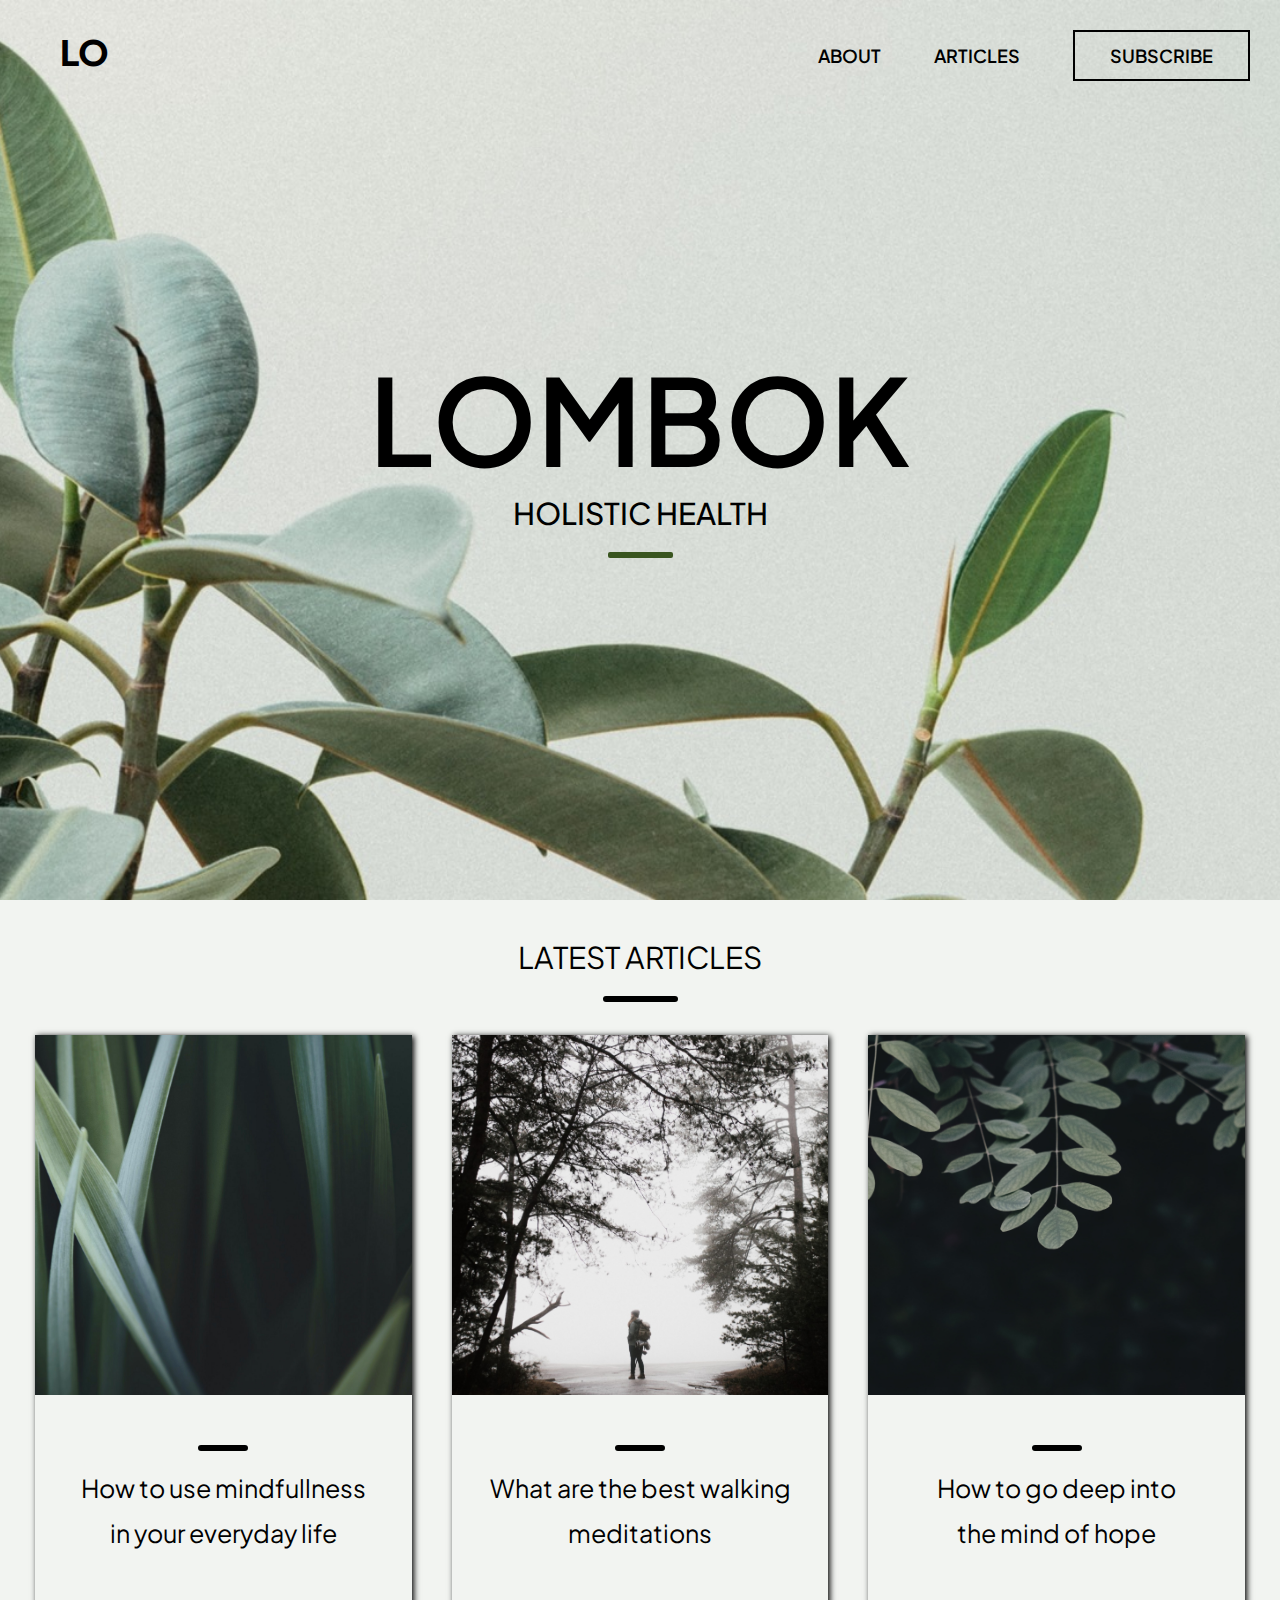
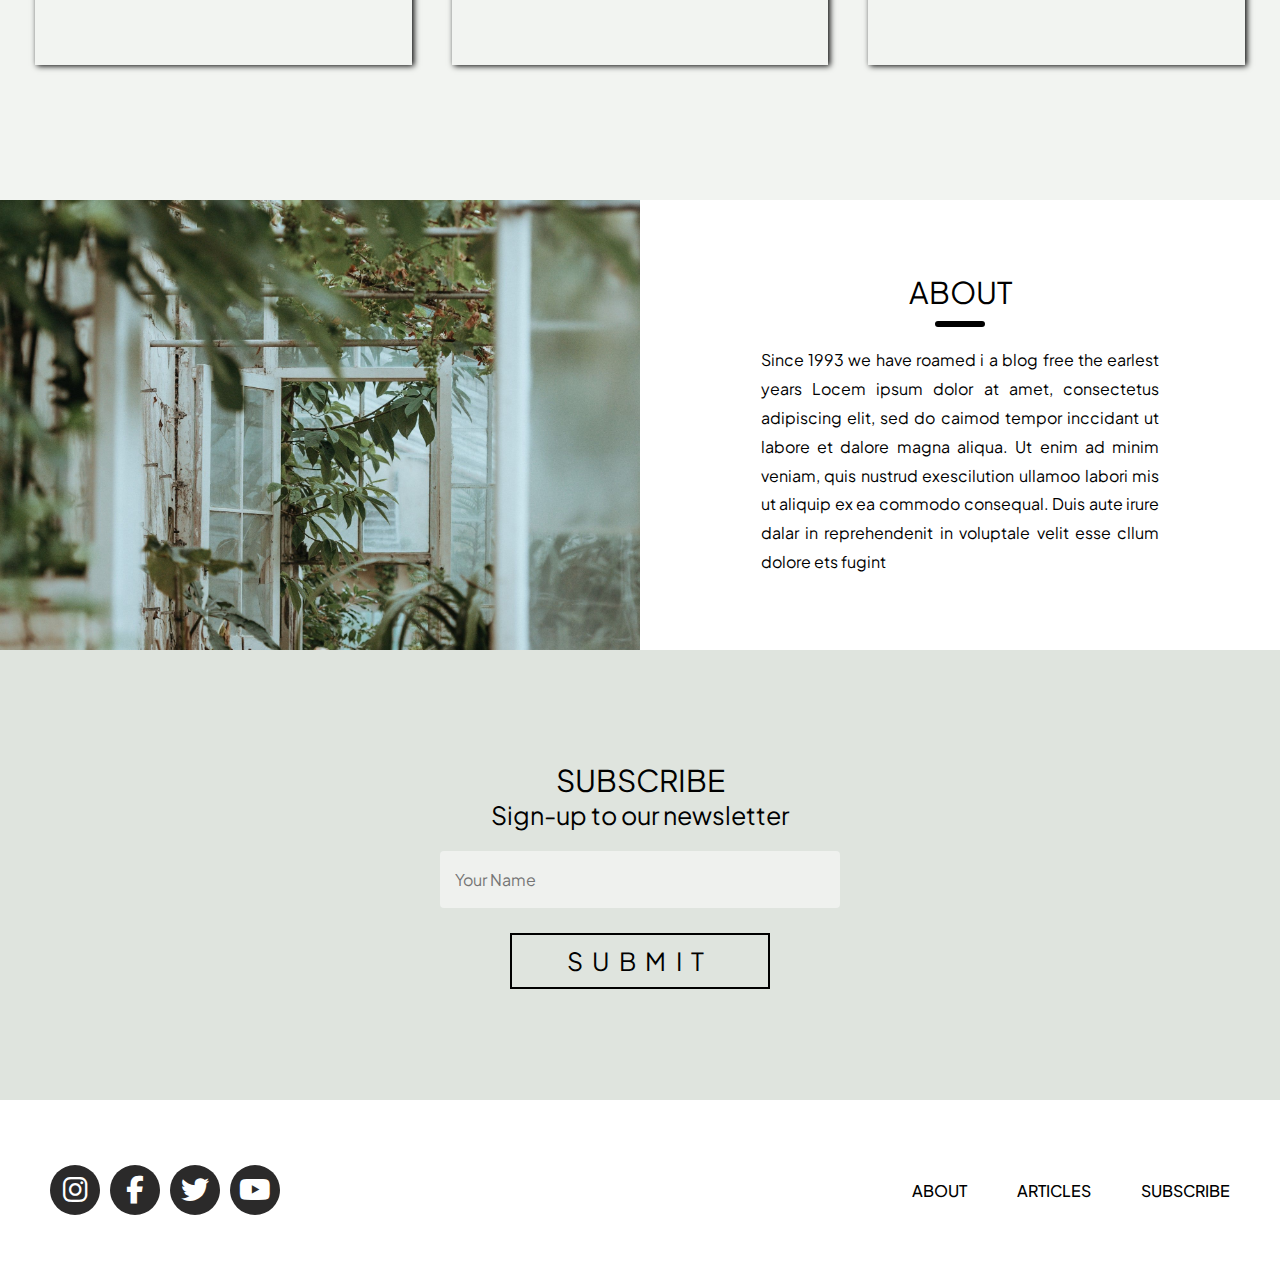
<file: index.html>
<!DOCTYPE html>
<html lang="ru">

<head>
    <meta charset="UTF-8">
    <meta name="viewport" content="width=device-width, initial-scale=1.0">
    <link rel="stylesheet" href="css/reset.css">
    <link rel="preconnect" href="https://fonts.googleapis.com">
    <link rel="preconnect" href="https://fonts.gstatic.com" crossorigin>
    <link href="https://fonts.googleapis.com/css2?family=Plus+Jakarta+Sans:wght@200..800&display=swap" rel="stylesheet">
    <link rel="stylesheet" href="css/all.css">
    <link rel="stylesheet" href="css/style.css">
    <title>Project3</title>
</head>

<body>
    <div class="block1">
        <div class="headertext">
            <div class="htext1">
                <a href="#" target="_blank">LO</a>
            </div>
            <div id="burger-menu">
                <span></span>
            </div>
            <div class="htext2" id="menu">
                <span>
                    <a href="#page-2">ABOUT</a>
                </span>
                <span>
                    <a href="#page-1">ARTICLES</a>
                </span>
                <span>
                    <a href="#page-3">
                        <button class="button1">SUBSCRIBE</button>
                    </a>
                </span>
            </div>
        </div>
        <div class="block1text">
            <div class="block1text1">
                LOMBOK
            </div>
            <div class="block1text2">
                HOLISTIC HEALTH
            </div>
            <div class="line">
            </div>
        </div>
    </div>
    <section class="block2" id="page-1">
        <div class="block2text">
            <div >LATEST ARTICLES</div>
            <div class="line2"></div>
        </div>
        <div class="blocklist">
            <div class="section">
                <div class="blocklistimage">
                    <img src="images/blocklist1.jpg" alt="image1">
                </div>
                <div class="line1">
                </div>
                <div class="blocklisttext">
                    How to use mindfullness <br>in your everyday life
                </div>
            </div>
            <div class="section">
                <div class="blocklistimage">
                    <img src="images/blocklist2.jpg" alt="image2">
                </div>
                <div class="line1">
                </div>
                <div class="blocklisttext">
                    What are the best walking <br> meditations
                </div>
            </div>
            <div class="section">
                <div class="blocklistimage">
                    <img src="images/blocklist3.jpg" alt="image3">
                </div>
                <div class="line1">
                </div>
                <div class="blocklisttext">
                    How to go deep into <br>the mind of hope
                </div>
            </div>
        </div>
    </section>

    <section class="block3" id="page-2">
        <div class="fullblock3">
            <div class="imageblock3">
                <img src="images/block3image.jpg" alt="">
            </div>
            <div class="textblock3">
                <div class="about">
                    ABOUT
                </div>
                <div class="line3">
                </div>
                <div class="text3block3">
                    Since 1993 we have roamed i a blog free the earlest years 
                    Locem ipsum dolor at amet, consectetus adipiscing elit, sed do
                    caimod tempor inccidant ut labore et dalore magna aliqua. Ut
                    enim ad minim veniam, quis nustrud exescilution ullamoo
                    labori mis ut aliquip ex ea commodo consequal. Duis aute irure
                    dalar in reprehendenit in voluptale velit esse cllum dolore ets
                    fugint
                </div>
            </div>
        </div>
        <div class="subscribe" id="page-3">
            <div class="text2block3">
                <div class="textsubscribe1">
                    SUBSCRIBE
                </div>
                <div class="textsubscribe2">
                    Sign-up to our newsletter
                </div>
                <div class="string">
                    <input class="string_imput" type="text" placeholder="Your Name">
                </div>
                <div>
                    <a href="#">
                        <button class="buttonblock3">Submit</button>
                    </a>
                </div>
            </div>
        </div>
    </section>
    <footer>
        <div class="footerblock">
            <div class="icons">
                <div class="socicons">
                    <a href="#"><i class="fa-brands fa-instagram allicons"></i></a>
                </div>
                <div class="socicons">
                    <a href="#"><i class="fa-brands fa-facebook-f allicons"></i></a>
                </div>
                <div class="socicons">
                    <a href="#"><i class="fa-brands fa-twitter allicons"></i></a>
                </div>
                <div class="socicons">
                    <a href="#"><i class="fa-brands fa-youtube allicons"></i></a>
                </div>
            </div>
        </div>
        <div class="footertext">
            <div>
                <a href="#page-2">ABOUT</a>
            </div>
            <div>
                <a href="#page-1">ARTICLES</a>
            </div>
            <div>
                <a href="#page-3">SUBSCRIBE</a>
            </div>
        </div>
    </footer>
    <script src="js/main.js"></script>
</body>
</html>
</file>
<file: css/style.css>
body{
    font-family: "Plus Jakarta Sans", sans-serif;
}
html{
    scroll-behavior: smooth;
}
.block1{
    background-image: url(../images/aloe2.jpg);
    background-repeat: no-repeat;
    background-size: cover;
    background-position: center;
    width: auto;
    height: 100vh;
    /* margin: 20px; */
    position: relative;
}
.headertext{
    display: flex;
    justify-content: space-between;
    padding: 30px;
    font-weight: 600;
    position: absolute;
    top: 0;
    left: 0;
    right: 0;
    width: 100%;
}
.htext2 span{
    margin-left: 50px;
}
.button1{
    padding: 12px 35px;
    border: 2px solid #000;
    font-weight: 600;
}
.htext1{
    font-size: 35px;
    margin-left: 30px;
    font-weight: 800;
}
.htext1 a{
    color: #000;
}
.htext2{
    font-size: 18px;
}
.block1text{
    min-height: 100vh;
    display: flex;
    flex-direction: column;
    justify-content: center;
    align-items: center;
    flex-wrap: wrap;
}
.block1text1{
    font-size: 120px;
    font-weight: 600;
}
.block1text2{
    font-weight: 500;
    font-size: 30px;
}
.line{
    width: 65px;
    border: 3px solid #39551f;
    border-radius: 2px;
    margin-top: 20px;
}
.line1{
    width: 50px;
    border: 3px solid #000;
    border-radius: 3px;
    margin-top: 50px;
}
.line2{
    width: 75px;
    border: 3px solid #000;
    border-radius: 3px;
    margin-top: 20px;
}
.line3{
    width: 50px;
    border: 3px solid #000;
    border-radius: 3px;
    margin-top: 10px;
}
.block2{
    height: 100vh;
    background-color: #f2f4f1;
}
.block2text{
    display: flex;
    flex-direction: column;
    align-items: center;
    position: absolute;
    margin-top: 3%; /* Или 100px */
    right: 0px;
    left: 0px;
    font-size: 30px;
}
.blocklist{
    display: flex;
    gap: 40px;
    height: 100vh;
    align-items: center;
    position: relative;
    justify-content: space-between;
    margin: 0px 35px;
}
.blocklistimage img{
    width: 100%;
    height: 40vh;
    object-fit: cover;
}
.blocklistimage{
    width: 100%;
}
.section{
    display: flex;
    flex-direction: column;
    align-items: center;
    width: 33%;
    height: 70vh;
    box-shadow: 2px 1px 6px 0px #000;
}
.blocklisttext{
    padding: 15px 25px;
    text-align: center;
    font-size: 25px;
    line-height: 1.8;
}

.block3{
    height: 100vh;
}
.fullblock3{
    display: flex;
    align-items: center;
    width: 100%;
}
.imageblock3{
    width: 100%;
}
.imageblock3 img{
    height: 50vh;
    width: 100%;
    object-fit: cover;
}
.textblock3{
    display: flex;
    flex-direction: column;
    align-items: center;
    width: 100%;
    height: 100%;
    justify-content: center;
}
.subscribe{
    height: 50vh;
    width: 100%;
    background-color: #dfe4de;
    text-align: center;
}
.text2block3{
    display: flex;
    flex-direction: column;
    width: 100%;
    height: 100%;
    align-items: center;
    justify-content: center;
}
.text3block3{
    line-height: 1.8;
    margin-top: 3%;
    padding: 0px 15px;
    text-align: justify;
    width: 67%;
}
.about{
    font-size: 30px;
}
.textsubscribe1{
    font-size: 30px;
}
.textsubscribe2{
    font-size: 25px
}
.buttonblock3{
    font-size: 25px;
    padding: 10px 55px;
    border: 2px solid #000;
    margin-top: 25px;
    color: #000;
    text-transform: uppercase;
    letter-spacing: 9.2px;
}
.string{
    margin-top: 20px;
    max-width: 500px;
    width: 100%;
}
.string_imput{
    background-color: #eff1ee;
    border-radius: 4px;
    padding: 18px 15px;
    width: 80%;
    transition: background-color 0.2s ease-in-out;
}
.string_imput:focus {
    background-color: #fff;
    box-shadow: 0 0 0 0.2rem rgba(158, 158, 158, 0.25);
}
.icons{
    display: flex;
    gap: 10px;
    margin-left: 50px;
}
.socicons{
    width: 50px;
    height: 50px;
    border-radius: 50%;
    display: flex;
    justify-content: center;
    align-items: center;
    background-color: #2b2a2a;
}
.allicons{
    font-size: 28px;
    color: #fff;
}
footer{
    display: flex;
    align-items: center;
    justify-content: space-between;
    height: 20vh;
}
.footertext{
    display: flex;
    flex-wrap: wrap;
    gap: 50px;
    margin-right: 50px;
    font-weight: 500;
}
.footertext a{
    color: #000;
}
.headertext span a{
    color: #000;
}
@media (max-width:768px){
.text3block3{
    width: auto;
}
.blocklist{
    gap: 20px;
    margin: 0px 15px;
}
}
@media (max-width:650px){
/* .headertext{
    display: none;
} */
.block1text1{
    font-size: 80px;
}
.block2{
    height: auto;
    margin: 0px;
    padding-bottom: 15px;
}
.block2text{
    position: relative;
    margin-bottom: 35px;
}
.blocklist{
    display: flex;
    flex-direction: column;
    height: auto;
}
.section{
    width: 100%;
}
.line1{
    margin-top: 50px;
}
.fullblock3{
    flex-direction: column;
}
.imageblock3 img{
    height: 40vh;
}
.text3block3{
    padding: 10px 15px 50px;
    width: 90%;
}
.textblock3{
    margin-top: 25px;
}
footer{
    flex-direction: column-reverse;
    justify-content: center;
    align-items: center;
    flex-wrap: nowrap;
    margin-top: 45px;
    margin-bottom: 50px;
}
.footertext{
    flex-direction: column;
    align-items: center;
    gap: 25px;
    margin: 0px;
    font-size: 20px;
}
.icons{
    margin: 0px;
}
.footerblock{
    margin-top: 25px;
}
.block3{
    height: auto;
}

#burger-menu {
	/* cursor: pointer;
	height: 27px;
	width: 27px; */
	margin: 10px;
	overflow: visible;
	position: relative;
	z-index: 2;

	span,
	span:before,
	span:after {
		background: #fff;
		display: block;
		height: 2px;
		opacity: 1;
		position: absolute;
		transition: 0.3s ease-in-out;
	}

	span:before,
	span:after {
		content: '';
	}


	span:before {
		left: 0px;
		top: -10px;
		width: 27px;
	}

	span {
		right: 0px;
		top: 13px;
		width: 27px;
	}

	span:after {
		left: 0px;
		top: 10px;
		width: 27px;
	}

	&.close {
		span:before {
			top: 0px;
			transform: rotate(90deg);
			width: 27px;
		}

		span {
			transform: rotate(-45deg);
			top: 13px;
			width: 27px;
		}

		span:after {
			top: 0px;
			left: 0;
			transform: rotate(90deg);
			opacity: 0;
			width: 0;
		}
	}
}
#menu {
	z-index: 1;
	min-width: 100%;
	min-height: 100%;
	position: fixed;
	top: 0;
    left: 0;
	height: 0;
	visibility: hidden;
	opacity: 0;
	text-align: center;
	padding-top: 20px;
	transition: all 0.3s ease-in-out;

	&.overlay {
		visibility: visible;
		opacity: 1;
		padding-top: 100px;
		background: rgba(0, 0, 0, 0.5);
	}

	ul {
		padding: 0;
	}

	li {
		list-style: none;
	}

	a {
		color: #fff;
		display: block;
		font-size: 32px;
		margin-bottom: 30px;
		text-decoration: none;
	}
}
}
@media (max-width:380px){
.block1text1{
    font-size: 60px;
}
.textsubscribe2{
    margin: 0px 15px;
}
}
@media (max-height:800px){
.line1{
    margin-top: 25px;
}
}
</file>
